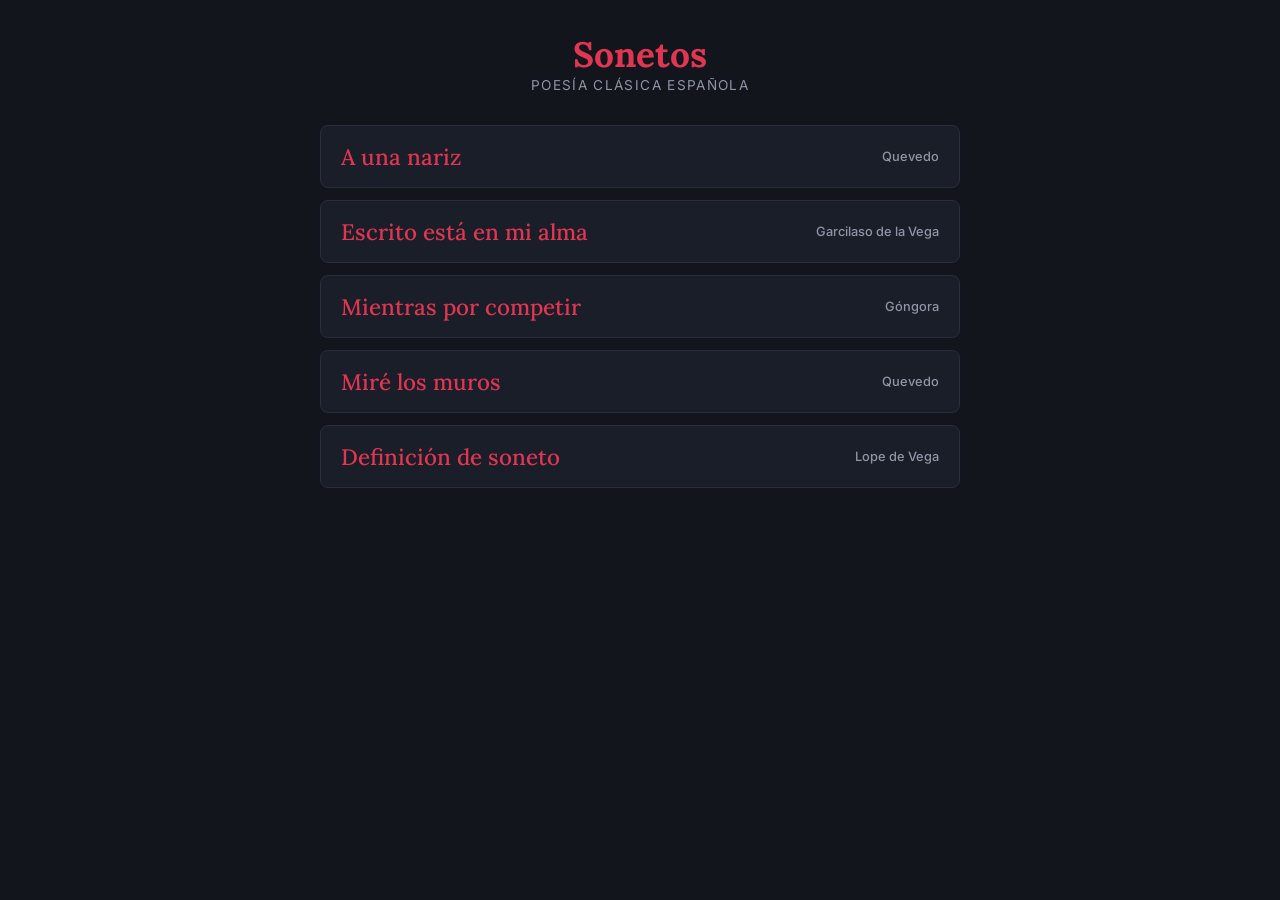
<file: IPOsonetos/index.html>
<!DOCTYPE html>
<html lang="es">
<head>
  <meta charset="UTF-8">
  <meta name="viewport" content="width=device-width, initial-scale=1.0">
  <title>Sonetos — Poesía Clásica</title>
  <!-- Exactamente 2 tipos de letra: Lora (Poesía) e Inter (UI) -->
  <link rel="preconnect" href="https://fonts.googleapis.com">
  <link rel="preconnect" href="https://fonts.gstatic.com" crossorigin>
  <link href="https://fonts.googleapis.com/css2?family=Inter:wght@400;500;600&family=Lora:ital,wght@0,400;0,600;1,400&display=swap" rel="stylesheet">
  <link rel="stylesheet" href="css/spatial.css">
  <link rel="stylesheet" href="css/chromatic.css">
  <link rel="stylesheet" href="css/typographic.css">
  <script type="module" src="js/controller.js"></script>
</head>
<body>
  <header class="app-header">
    <h1>Sonetos</h1>
    <p>Poesía clásica española</p>
  </header>

  <main class="app-main">
    <!-- Vista Galería -->
    <section id="gallery" class="view">
      <ul class="gallery-list"></ul>
    </section>

    <!-- Vista Lector -->
    <section id="reader" class="view hidden">
      <nav class="toolbar">
        <button id="btn-back">← Volver</button>
        <div class="font-sizer">
          <button id="btn-dec" title="Disminuir letra">A-</button>
          <button id="btn-inc" title="Aumentar letra">A+</button>
        </div>
      </nav>
      <article class="sonnet-card"></article>
    </section>
  </main>
</body>
</html>
</file>
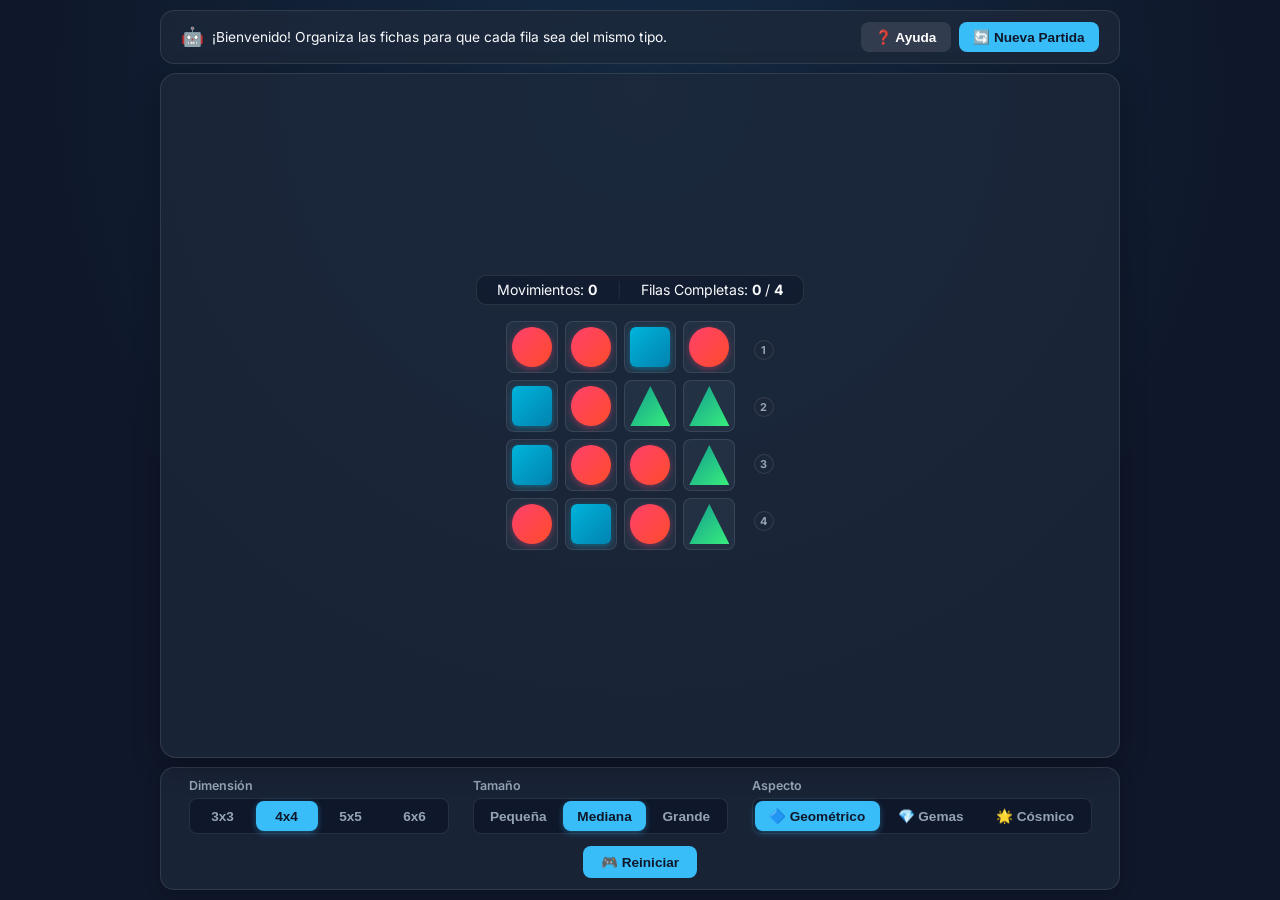
<file: IPOTablero/index.html>
<!DOCTYPE html>
<html lang="es" data-theme="geometric" data-piece-size="medium">
<head>
  <meta charset="UTF-8">
  <meta name="viewport" content="width=device-width, initial-scale=1.0">
  <title>Proyecto Tablero</title>
  <link rel="stylesheet" href="css/style.css">
  <script src="js/script.js" defer></script>
</head>
<body>

  <!-- Top Bar Unificada (Sin título, asistente integrado y acciones) -->
  <header class="app-header">
    <div class="assistant-content">
      <span class="assistant-icon">🤖</span>
      <span data-assistant="true">¡Bienvenido! Organiza las fichas para que cada fila sea del mismo tipo.</span>
    </div>
    <div class="header-actions">
      <button class="btn btn-secondary" data-action="help">❓ Ayuda</button>
      <button class="btn btn-accent" data-action="new-game">🔄 Nueva Partida</button>
    </div>
  </header>

  <!-- Escenario Principal Centrado (Sin Scroll) -->
  <main class="game-stage">

    <!-- Área del Tablero Central -->
    <section class="board-area">
      <!-- Estadísticas -->
      <div class="stats-bar">
        <div>Movimientos: <strong data-moves="true">0</strong></div>
        <div class="stats-divider">|</div>
        <div>Filas Completas: <strong data-solved="true">0</strong> / <strong data-total="true">4</strong></div>
      </div>

      <!-- Tablero con Indicadores Laterales -->
      <div class="board-wrapper">
        <div class="row-indicators" data-indicators="true"></div>
        <div class="board-grid" data-grid="true"></div>
      </div>
    </section>

    <!-- Panel de Configuración Horizontal y Limpio (Sin solapamientos) -->
    <section class="controls-panel">
      <!-- Dimensión N -->
      <div class="control-field control-dimension">
        <span class="control-label">Dimensión</span>
        <div class="segmented-control">
          <button class="btn btn-segmented" data-control="grid-size" data-size="3">3x3</button>
          <button class="btn btn-segmented active" data-control="grid-size" data-size="4">4x4</button>
          <button class="btn btn-segmented" data-control="grid-size" data-size="5">5x5</button>
          <button class="btn btn-segmented" data-control="grid-size" data-size="6">6x6</button>
        </div>
      </div>

      <!-- Tamaño de Fichas -->
      <div class="control-field control-size">
        <span class="control-label">Tamaño</span>
        <div class="segmented-control">
          <button class="btn btn-segmented" data-control="piece-size" data-size="small">Pequeña</button>
          <button class="btn btn-segmented active" data-control="piece-size" data-size="medium">Mediana</button>
          <button class="btn btn-segmented" data-control="piece-size" data-size="large">Grande</button>
        </div>
      </div>

      <!-- Aspecto y Color -->
      <div class="control-field control-theme">
        <span class="control-label">Aspecto</span>
        <div class="segmented-control">
          <button class="btn btn-segmented active" data-control="theme" data-theme="geometric">🔷 Geométrico</button>
          <button class="btn btn-segmented" data-control="theme" data-theme="jewels">💎 Gemas</button>
          <button class="btn btn-segmented" data-control="theme" data-theme="cosmic">🌟 Cósmico</button>
        </div>
      </div>

      <!-- Reiniciar -->
      <div class="control-field control-btn-wrap">
        <button class="btn btn-accent btn-reset" data-action="new-game">🎮 Reiniciar</button>
      </div>
    </section>

  </main>

  <!-- Modal de Ayuda -->
  <div class="modal-overlay" data-modal="help">
    <div class="modal-card">
      <h3 style="margin-bottom: 0.8rem;">📖 Mecánica del Juego</h3>
      <p style="font-size: 0.9rem; line-height: 1.5; color: var(--text-muted); margin-bottom: 1.25rem;">
        - <strong>Movimiento:</strong> Arrastra y suelta (Drag & Drop) fichas entre dos celdas para intercambiarlas.<br>
        - <strong>Objetivo:</strong> Consigue que todas las fichas de cada fila sean exactamente del mismo tipo.<br>
        - <strong>Personalización:</strong> Cambia la dimensión N (N≥3), tamaño y aspecto desde el panel inferior.
      </p>
      <button class="btn btn-accent" data-action="close-help">Entendido</button>
    </div>
  </div>

  <!-- Modal de Victoria -->
  <div class="modal-overlay" data-modal="win">
    <div class="modal-card" style="text-align: center;">
      <h2 style="font-size: 1.6rem; margin-bottom: 0.5rem;">🎉 ¡Victoria!</h2>
      <p style="color: var(--text-muted); margin-bottom: 1.25rem;">Has completado el tablero en <strong data-win-moves="true" style="color: var(--accent);">0</strong> movimientos.</p>
      <button class="btn btn-accent" data-action="new-game">🎮 Jugar Otra Vez</button>
    </div>
  </div>

</body>
</html>
</file>
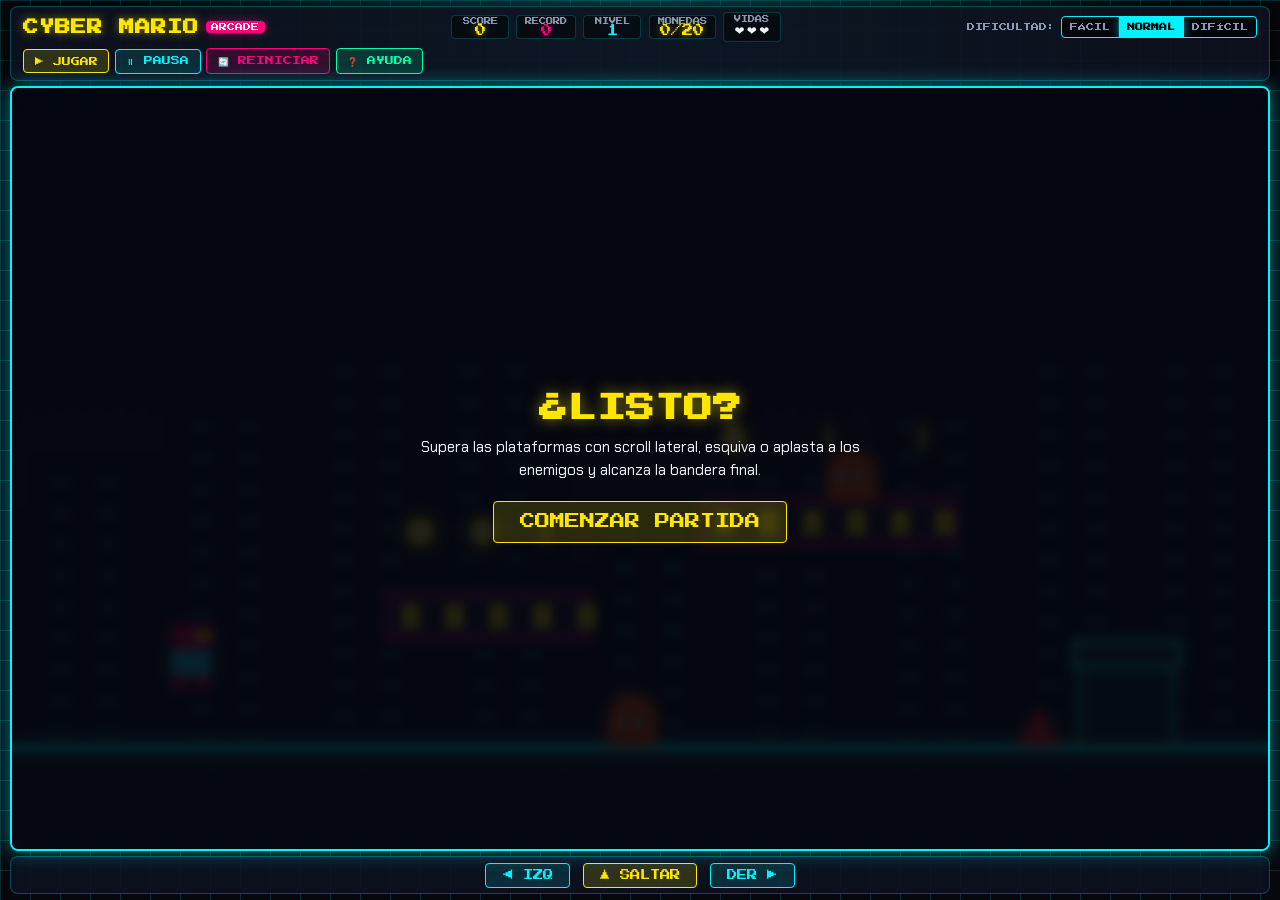
<file: IPOarcade/ARCADEIPO/index.html>
<!DOCTYPE html>
<html lang="es">
<head>
  <meta charset="UTF-8">
  <meta name="viewport" content="width=device-width, initial-scale=1.0, maximum-scale=1.0, user-scalable=no">
  <title>CYBER MARIO // Retro Arcade Platformer</title>
  
  <!-- Tipografías de Google Fonts: Press Start 2P y Chakra Petch -->
  <link rel="preconnect" href="https://fonts.googleapis.com">
  <link rel="preconnect" href="https://fonts.gstatic.com" crossorigin>
  <link href="https://fonts.googleapis.com/css2?family=Chakra+Petch:wght@500;700&family=Press+Start+2P&display=swap" rel="stylesheet">
  
  <!-- Hoja de Estilos -->
  <link rel="stylesheet" href="css/style.css">
</head>
<body>

  <div class="arcade-app">
    <!-- Barra Superior / HUD Compacto -->
    <header class="arcade-hud">
      <div class="hud-brand">
        <h1 class="logo-title">CYBER MARIO</h1>
        <span class="logo-tag">ARCADE</span>
      </div>

      <!-- Métricas del Juego en Línea -->
      <div class="hud-stats">
        <div class="stat-pill">
          <span class="stat-title">SCORE</span>
          <span id="currentScore" class="stat-num score-yellow">0</span>
        </div>
        <div class="stat-pill">
          <span class="stat-title">RECORD</span>
          <span id="highScore" class="stat-num score-pink">0</span>
        </div>
        <div class="stat-pill">
          <span class="stat-title">NIVEL</span>
          <span id="currentLevel" class="stat-num">1</span>
        </div>
        <div class="stat-pill">
          <span class="stat-title">MONEDAS</span>
          <span id="coinsLeft" class="stat-num score-yellow">0</span>
        </div>
        <div class="stat-pill">
          <span class="stat-title">VIDAS</span>
          <div id="livesContainer" class="lives-box"></div>
        </div>
      </div>

      <!-- Selector de Dificultad Mediante Botones Segmentados (Sin Desplegables) -->
      <div class="difficulty-group">
        <span class="difficulty-title">DIFICULTAD:</span>
        <div class="segmented-control" id="difficultySelector">
          <button type="button" class="seg-btn" data-val="easy">FÁCIL</button>
          <button type="button" class="seg-btn active" data-val="normal">NORMAL</button>
          <button type="button" class="seg-btn" data-val="hard">DIFÍCIL</button>
        </div>
      </div>

      <!-- Acciones de Cabecera -->
      <div class="hud-actions">
        <button id="btnStart" class="btn btn-primary">▶ JUGAR</button>
        <button id="btnPause" class="btn">⏸ PAUSA</button>
        <button id="btnReset" class="btn btn-danger">🔄 REINICIAR</button>
        <button id="btnHelp" class="btn btn-info">❓ AYUDA</button>
      </div>
    </header>

    <!-- Escenario Principal del Canvas a Pantalla Completa sin Scroll -->
    <main class="arcade-stage">
      <div class="canvas-box">
        <canvas id="gameCanvas" width="800" height="480"></canvas>

        <!-- Overlay de Inicio -->
        <div id="startOverlay" class="modal-overlay">
          <h2 class="modal-title">¿LISTO?</h2>
          <p class="modal-text">Supera las plataformas con scroll lateral, esquiva o aplasta a los enemigos y alcanza la bandera final.</p>
          <button id="btnOverlayPlay" class="btn btn-primary btn-overlay-start">COMENZAR PARTIDA</button>
        </div>

        <!-- Overlay de Pausa -->
        <div id="pauseOverlay" class="modal-overlay hidden">
          <h2 class="modal-title">EN PAUSA</h2>
          <p class="modal-text">Juego pausado. Pulsa 'P' o el botón para continuar la partida.</p>
          <button id="btnOverlayResume" class="btn btn-primary">REANUDAR</button>
        </div>

        <!-- Overlay de Game Over -->
        <div id="gameOverOverlay" class="modal-overlay hidden">
          <h2 class="modal-title game-over">GAME OVER</h2>
          <p class="modal-text">Has caído en combate.<br>Puntuación Final: <span id="finalScore" class="final-score-text">0</span></p>
          <button id="btnOverlayRestart" class="btn btn-danger">JUGAR DE NUEVO</button>
        </div>

        <!-- Overlay de Victoria -->
        <div id="victoryOverlay" class="modal-overlay hidden">
          <h2 class="modal-title victory">¡NIVEL COMPLETADO!</h2>
          <p class="modal-text">¡Bandera alcanzada con éxito! Has superado el circuito de plataformas.</p>
          <button id="btnOverlayNextLevel" class="btn btn-primary">SIGUIENTE NIVEL</button>
        </div>
      </div>

      <!-- Barra Inferior de Controles Interactivos -->
      <footer class="arcade-controls-bar">
        <div class="touch-bar">
          <button type="button" class="touch-btn" data-act="LEFT">◀ IZQ</button>
          <button type="button" class="touch-btn touch-btn-jump" data-act="JUMP">▲ SALTAR</button>
          <button type="button" class="touch-btn" data-act="RIGHT">DER ▶</button>
        </div>
      </footer>
    </main>
  </div>

  <!-- Modal de Ayuda (Pop-up Flotante) -->
  <div id="helpModal" class="dialog-modal hidden">
    <div class="dialog-box">
      <h2>REGLAS DEL JUEGO <button id="btnCloseHelp" class="btn btn-danger btn-close-modal">✕</button></h2>
      <div class="dialog-content">
        <div class="rule-pill">
          <span class="rule-key">DESPLAZAMIENTO</span>
          <span>Usa A-D o las Flechas para moverte con aceleración e inercia.</span>
        </div>
        <div class="rule-pill">
          <span class="rule-key">SALTO</span>
          <span>Barra Espaciadora o W para saltar plataformas y abismos.</span>
        </div>
        <div class="rule-pill">
          <span class="rule-key">GOOMBAS (ENEMIGOS)</span>
          <span>Salta sobre su cabeza para aplastarlos (+200 pts). Si te tocan de lado pierdes una vida.</span>
        </div>
        <div class="rule-pill">
          <span class="rule-key">ESPINAS Y PRECIPICIOS</span>
          <span>Esquiva las espinas rojas y calcula bien los saltos para no caer al vacío.</span>
        </div>
        <div class="rule-pill">
          <span class="rule-key">MONEDAS Y BANDERA</span>
          <span>Recoge las monedas (+100 pts) y llega hasta el mástil con la bandera (+1000 pts) para ganar.</span>
        </div>
      </div>
    </div>
  </div>

  <!-- Módulo Principal -->
  <script type="module" src="js/app.js"></script>
</body>
</html>
</file>
<file: IPOsonetos/css/spatial.css>
*, *::before, *::after { box-sizing: border-box; margin: 0; padding: 0; }
body { min-height: 100vh; display: flex; flex-direction: column; }

.app-header { text-align: center; padding: 2rem 1rem 1rem; }
.app-main { flex: 1; width: 100%; max-width: 42rem; margin: 0 auto; padding: 1rem; }

.hidden { display: none !important; }

.gallery-list { list-style: none; display: flex; flex-direction: column; gap: 0.75rem; }
.gallery-btn {
  width: 100%; display: flex; justify-content: space-between; align-items: center;
  padding: 1rem 1.25rem; border-radius: 8px; cursor: pointer; text-align: left;
}

.toolbar { display: flex; justify-content: space-between; margin-bottom: 1rem; }
button { padding: 0.4rem 0.8rem; border-radius: 6px; cursor: pointer; }
.font-sizer { display: flex; gap: 0.25rem; }

.sonnet-card { padding: 2rem; border-radius: 12px; text-align: center; }
.sonnet-author { margin-bottom: 1.5rem; }

.sonnet-stanzas { display: flex; flex-direction: column; gap: 1.5rem; text-align: left; }
.stanza { padding: 0.5rem 0.75rem; border-radius: 4px; cursor: pointer; transition: all 0.2s; }
.stanza-badge { display: inline-block; padding: 0.1rem 0.4rem; border-radius: 4px; margin-bottom: 0.4rem; }

.verse { display: flex; gap: 0.75rem; align-items: baseline; }
.verse-num { min-width: 1rem; opacity: 0.5; }
</file>
<file: IPOsonetos/css/chromatic.css>
:root {
  --bg: #12151c;
  --surface: #1a1e29;
  --border: #282e3d;
  --text: #f0e6e8;
  --muted: #8e95a5;
  --accent: #e03652;
  --accent-bg: rgba(224, 54, 82, 0.12);
}

body { background: var(--bg); color: var(--text); }
.app-header h1, .sonnet-title, .gallery-title { color: var(--accent); }
.app-header p, .gallery-author, .sonnet-author, .verse-num { color: var(--muted); }

.gallery-btn, .sonnet-card, #btn-back, .font-sizer button {
  background: var(--surface);
  border: 1px solid var(--border);
  color: var(--text);
  transition: all 0.2s ease;
}

.gallery-btn:hover, #btn-back:hover, .font-sizer button:hover {
  border-color: var(--accent);
}

.stanza.is-focused {
  border-left: 3px solid var(--accent);
  background: var(--accent-bg);
}

.stanza-badge {
  color: var(--accent);
  background: rgba(224, 54, 82, 0.1);
}
</file>
<file: IPOsonetos/css/typographic.css>
/* 2 tipos de letra : Lora e Inter*/
:root {
  --ff-poetry: 'Lora', sans-serif;
  --ff-ui: 'Inter', sans-serif;
  --scale: 1;
}

body { font-family: var(--ff-ui); }

.app-header h1 { font-family: var(--ff-poetry); font-size: 2.2rem; }
.app-header p { font-size: 0.85rem; text-transform: uppercase; letter-spacing: 0.1em; }

.gallery-title, .sonnet-title { font-family: var(--ff-poetry); font-size: 1.4rem; }
.sonnet-author { font-family: var(--ff-poetry); font-style: italic; }

.verse {
  font-family: var(--ff-poetry);
  font-size: calc(1.15rem * var(--scale));
  line-height: 1.8;
}

.stanza-badge, button { font-family: var(--ff-ui); font-size: 0.8rem; font-weight: 500; }
.verse-num { font-family: var(--ff-ui); font-size: 0.75rem; }
</file>
<file: IPOTablero/css/style.css>
/* style.css — Tablero MVC */
@import url('https://fonts.googleapis.com/css2?family=Inter:wght@400;500;600;700&display=swap');

/* ── Variables globales ─────────────────────────────────── */
:root {
  --font: 'Inter', system-ui, sans-serif;
  --bg-dark:  #0f172a;
  --bg-panel: rgba(30,41,59,0.75);
  --bg-cell:  rgba(51,65,85,0.4);
  --text:     #f8fafc;
  --muted:    #94a3b8;
  --accent:   #38bdf8;
  --border:   rgba(255,255,255,0.1);
  --N: 4;
  --gap: 6px;
  --max-cell: 52px;
  --cell: clamp(22px, min(var(--max-cell), calc((100vh - 260px) / var(--N))), 64px);
  --c0: linear-gradient(135deg,#ff416c,#ff4b2b);
  --c1: linear-gradient(135deg,#00b4db,#0083b0);
  --c2: linear-gradient(135deg,#11998e,#38ef7d);
}
[data-piece-size="small"]  { --max-cell: 36px; --gap: 5px; }
[data-piece-size="medium"] { --max-cell: 52px; --gap: 7px; }
[data-piece-size="large"]  { --max-cell: 62px; --gap: 8px; }

/* ── Reset ──────────────────────────────────────────────── */
*,*::before,*::after { box-sizing:border-box; margin:0; padding:0; }
html,body { height:100vh; max-height:100vh; overflow:hidden; }
body {
  font-family: var(--font);
  background: var(--bg-dark) radial-gradient(circle at 50% 10%,rgba(56,189,248,.12),transparent 60%);
  color: var(--text);
  display: flex;
  flex-direction: column;
  align-items: center;
  justify-content: space-between;
  padding: 0.65rem 1rem;
}

/* ── Header ─────────────────────────────────────────────── */
.app-header {
  width:100%; max-width:960px;
  display:flex; justify-content:space-between; align-items:center;
  background:var(--bg-panel); backdrop-filter:blur(12px);
  border:1px solid var(--border); border-radius:14px;
  padding:.65rem 1.25rem; margin-bottom:.6rem;
  flex-shrink:0; gap:1rem;
}
.assistant-content {
  display:flex; align-items:center; gap:.5rem;
  font-size:.86rem; overflow:hidden; white-space:nowrap; text-overflow:ellipsis;
}
.assistant-icon { font-size:1.15rem; flex-shrink:0; }
.header-actions { display:flex; gap:.5rem; flex-shrink:0; }

/* ── Escenario principal ────────────────────────────────── */
.game-stage {
  width:100%; max-width:960px;
  flex:1; min-height:0;
  display:flex; flex-direction:column;
  align-items:center; justify-content:center;
  gap:.6rem;
}

/* ── Área del tablero ───────────────────────────────────── */
.board-area {
  width:100%; flex:1; min-height:0;
  background:var(--bg-panel); border:1px solid var(--border);
  border-radius:16px; padding:.6rem 1.25rem;
  display:flex; flex-direction:column;
  align-items:center; justify-content:center;
  gap:.6rem; position:relative;
  box-shadow:0 8px 28px rgba(0,0,0,.25); overflow:hidden;
}

/* ── Stats bar: horizontal (N≤4) ────────────────────────── */
.stats-bar {
  display:flex; align-items:center; gap:1.25rem;
  font-size:.88rem;
  background:rgba(15,23,42,.6);
  padding:.35rem 1.2rem;
  border-radius:10px; border:1px solid var(--border);
  flex-shrink:0;
}
.stats-divider { color:var(--border); font-weight:300; }

/* ── Stats bar: lateral (N≥5) — clase añadida por JS ────── */
.board-area--wide {
  flex-direction:row;
  justify-content:center;
  align-items:center;
  gap:1rem;
}
.board-area--wide .stats-bar {
  flex-direction:column;
  gap:.6rem;
  padding:.8rem .7rem;
  font-size:.8rem;
  text-align:center;
  align-self:center;
}
.board-area--wide .stats-divider { display:none; }

/* ── Board wrapper + grid ───────────────────────────────── */
.board-wrapper {
  position:relative; display:flex;
  align-items:center; justify-content:center;
  padding:.4rem 2.8rem .4rem .4rem; max-width:100%;
}
.board-grid {
  display:grid;
  grid-template-columns:repeat(var(--N),var(--cell));
  grid-template-rows:repeat(var(--N),var(--cell));
  gap:var(--gap); user-select:none;
}
.board-cell {
  width:var(--cell); height:var(--cell);
  background:var(--bg-cell); border:1px solid var(--border);
  border-radius:8px; display:flex;
  align-items:center; justify-content:center;
  transition:background .15s,border-color .15s;
}
.board-cell.drag-over { background:rgba(56,189,248,.3)!important; border:2px dashed var(--accent)!important; }
.board-cell.selected  { border:2px solid #f59e0b!important; box-shadow:0 0 8px rgba(245,158,11,.5); }

/* ── Fichas ─────────────────────────────────────────────── */
.piece {
  width:80%; height:80%; cursor:grab;
  transition:transform .15s;
  display:flex; align-items:center; justify-content:center;
  font-weight:700; font-size:calc(var(--cell)*.35);
  color:#fff; z-index:2;
}
.piece:active  { cursor:grabbing; }
.piece.dragging { opacity:.3; }

/* Geométrico */
.piece[data-type="0"] { background:var(--c0); border-radius:50%; box-shadow:0 2px 6px rgba(255,65,108,.4); }
.piece[data-type="1"] { background:var(--c1); border-radius:6px; box-shadow:0 2px 6px rgba(0,180,219,.4); }
.piece[data-type="2"] { background:var(--c2); clip-path:polygon(50% 0%,0% 100%,100% 100%); box-shadow:0 2px 6px rgba(56,239,125,.4); }

/* Gemas */
[data-theme="jewels"] .piece[data-type="0"] { clip-path:polygon(50% 0%,100% 50%,50% 100%,0% 50%); border-radius:0; }
[data-theme="jewels"] .piece[data-type="1"] { clip-path:polygon(25% 0%,75% 0%,100% 50%,75% 100%,25% 100%,0% 50%); border-radius:0; }
[data-theme="jewels"] .piece[data-type="2"] { border-radius:50%; clip-path:none; }

/* Cósmico */
[data-theme="cosmic"] .piece[data-type="0"] { clip-path:polygon(50% 0%,61% 35%,98% 35%,68% 57%,79% 91%,50% 70%,21% 91%,32% 57%,2% 35%,39% 35%); border-radius:0; }
[data-theme="cosmic"] .piece[data-type="1"] {
  background:linear-gradient(135deg,#ffe259,#ffa751);
  box-shadow:0 2px 8px rgba(255,200,50,.55);
  clip-path:polygon(50% 0%,56% 18%,68% 5%,65% 24%,82% 18%,72% 34%,91% 35%,76% 47%,91% 56%,74% 60%,82% 76%,65% 71%,68% 90%,55% 78%,50% 97%,45% 78%,32% 90%,35% 71%,18% 76%,26% 60%,9% 56%,24% 47%,9% 35%,28% 34%,18% 18%,35% 24%,32% 5%,44% 18%);
  border-radius:0;
}
[data-theme="cosmic"] .piece[data-type="2"] {
  background:linear-gradient(135deg,#e8eaf6,#90caf9);
  box-shadow:0 2px 8px rgba(144,202,249,.55);
  clip-path:none; border-radius:50%;
}

/* ── Indicadores de fila ────────────────────────────────── */
.row-indicators {
  position:absolute; right:.4rem; top:.4rem; bottom:.4rem;
  display:flex; flex-direction:column; justify-content:space-around;
  pointer-events:none;
}
.row-badge {
  width:20px; height:20px; border-radius:50%;
  background:rgba(30,41,59,.95); border:1px solid var(--border);
  display:flex; align-items:center; justify-content:center;
  font-size:.68rem; font-weight:700; color:var(--muted);
}
.row-badge.complete { background:#10b981; color:#fff; border-color:#34d399; box-shadow:0 0 8px rgba(16,185,129,.6); }
.row-badge.complete::after { content:'✓'; }

/* ── Panel de controles ─────────────────────────────────── */
.controls-panel {
  width:100%; background:var(--bg-panel);
  border:1px solid var(--border); border-radius:14px;
  padding:.65rem 1.25rem;
  display:flex; flex-wrap:wrap; align-items:center; justify-content:center;
  gap:.75rem 1.5rem;
  box-shadow:0 4px 16px rgba(0,0,0,.2); flex-shrink:0;
}
.control-field    { display:flex; flex-direction:column; gap:.25rem; flex:0 1 auto; }
.control-dimension { min-width:210px; max-width:260px; flex:1 1 auto; }
.control-size      { min-width:210px; }
.control-theme     { min-width:240px; max-width:340px; flex:1 1 auto; }
.control-label {
  font-size:.78rem; font-weight:600; color:var(--muted);
  display:flex; justify-content:space-between; line-height:1.2;
}
.control-value { color:var(--accent); font-weight:700; }

/* ── Control segmentado ─────────────────────────────────── */
.segmented-control {
  display:flex; background:#0f172a;
  border:1px solid var(--border); border-radius:8px;
  padding:2px; gap:2px; width:100%;
}
.btn-segmented {
  flex:1; padding:.35rem .5rem; border:none; border-radius:6px;
  font-size:.78rem; font-weight:600; cursor:pointer;
  background:transparent; color:var(--muted);
  transition:all .2s; white-space:nowrap; text-align:center;
}
.btn-segmented:hover  { color:var(--text); }
.btn-segmented.active { background:var(--accent); color:#0f172a; box-shadow:0 2px 6px rgba(56,189,248,.35); }

/* ── Botones generales ──────────────────────────────────── */
.btn {
  padding:.45rem .9rem; border:none; border-radius:8px;
  font-weight:600; font-size:.85rem; cursor:pointer;
  transition:transform .15s,opacity .15s;
  display:inline-flex; align-items:center; justify-content:center; gap:.4rem;
}
.btn:hover      { transform:translateY(-1px); opacity:.95; }
.btn-accent     { background:var(--accent); color:#0f172a; }
.btn-secondary  { background:rgba(255,255,255,.1); color:#fff; }
.btn-reset      { padding:.5rem 1.1rem; }

/* ── Modales ────────────────────────────────────────────── */
.modal-overlay {
  position:fixed; inset:0;
  background:rgba(15,23,42,.8); backdrop-filter:blur(6px);
  display:flex; align-items:center; justify-content:center;
  z-index:1000; opacity:0; pointer-events:none; transition:opacity .2s;
}
.modal-overlay.active { opacity:1; pointer-events:auto; }
.modal-card {
  background:#1e293b; border:1px solid var(--border); border-radius:16px;
  padding:1.5rem; max-width:460px; width:90%;
  color:var(--text); box-shadow:0 10px 25px rgba(0,0,0,.5);
}
</file>
<file: IPOarcade/ARCADEIPO/css/style.css>
/* ==========================================================================
   SISTEMA DE DISEÑO RESPONSIVE "ZERO-SCROLL" (100vh / 100vw)
   - Máxima visibilidad y escala para el juego (Canvas flexible al 100%)
   - Variables CSS declaradas al inicio para TODOS los colores y efectos
   - Sin barras de desplazamiento ni selectores desplegables
   ========================================================================== */
:root {
  /* Fondos y superficies */
  --bg-space: #07080d;
  --bg-canvas-box: #05060a;
  --bg-panel: rgba(14, 18, 32, 0.9);
  --bg-black-trans: rgba(0, 0, 0, 0.6);
  --bg-black-trans-card: rgba(0, 0, 0, 0.45);
  --bg-overlay: rgba(5, 7, 15, 0.88);
  --bg-modal-backdrop: rgba(0, 0, 0, 0.85);

  /* Gradientes de cielo y parallax del Canvas */
  --sky-gradient-start: #060814;
  --sky-gradient-mid: #0c1328;
  --sky-gradient-end: #1a1033;
  --building-silhouette: #080d1d;
  --building-window: rgba(0, 243, 255, 0.15);
  --horizon-line: rgba(255, 0, 127, 0.25);

  /* Elementos del escenario del Canvas */
  --platform-ground: #0d1527;
  --platform-ground-grid: rgba(0, 243, 255, 0.1);
  --pipe-body: #0f2b38;
  --pipe-cap: #164052;
  --pipe-glow: rgba(0, 255, 170, 0.5);
  --block-body: #221535;

  /* Entidades y efectos del Canvas */
  --enemy-goomba: #ff5500;
  --enemy-goomba-dead: #662200;
  --enemy-goomba-glow: rgba(255, 85, 0, 0.8);
  --player-suit: #00f3ff;
  --player-suit-glow: rgba(0, 243, 255, 0.8);
  --player-helmet: #ff0055;
  --player-helmet-glow: rgba(255, 0, 85, 0.8);
  --flag-banner: #00ff66;
  --flag-banner-glow: rgba(0, 255, 102, 0.8);

  /* Efecto CRT Scanlines y gradientes */
  --crt-scanline-top: rgba(18, 16, 16, 0);
  --crt-scanline-bottom: rgba(0, 0, 0, 0.25);
  --crt-scanlines: linear-gradient(var(--crt-scanline-top) 50%, var(--crt-scanline-bottom) 50%);

  /* Bordes */
  --border-cyan: rgba(0, 243, 255, 0.25);
  --border-cyan-dim: rgba(0, 243, 255, 0.15);
  --border-cyan-subtle: rgba(0, 243, 255, 0.2);

  /* Paleta cromática Cyberpunk Neón */
  --neon-cyan: #00f3ff;
  --neon-cyan-trans: rgba(0, 243, 255, 0.12);
  --neon-cyan-trans-hover: rgba(0, 243, 255, 0.25);
  --neon-cyan-glow: rgba(0, 243, 255, 0.5);
  --neon-cyan-border-glow: rgba(0, 243, 255, 0.6);

  --neon-yellow: #ffe600;
  --neon-yellow-trans: rgba(255, 230, 0, 0.15);
  --neon-yellow-trans-hover: rgba(255, 230, 0, 0.28);
  --neon-yellow-glow: rgba(255, 230, 0, 0.5);
  --neon-yellow-strong-glow: rgba(255, 230, 0, 0.8);

  --neon-pink: #ff007f;
  --neon-pink-trans: rgba(255, 0, 127, 0.15);
  --neon-pink-trans-hover: rgba(255, 0, 127, 0.3);
  --neon-pink-glow: rgba(255, 0, 127, 0.5);
  --neon-pink-block-glow: rgba(255, 0, 127, 0.7);

  --neon-red: #ff2a2a;
  --neon-red-glow: rgba(255, 42, 42, 0.8);
  --neon-red-spike-glow: rgba(255, 42, 42, 0.7);

  --neon-green: #00ffaa;
  --neon-green-trans: rgba(0, 255, 170, 0.15);
  --neon-green-trans-hover: rgba(0, 255, 170, 0.3);
  --neon-green-glow: rgba(0, 255, 170, 0.6);

  /* Textos y neutros */
  --text-main: #f0f4ff;
  --text-muted: #8b9bb4;
  --color-pure-black: #000000;
  --color-pure-white: #ffffff;
  --color-transparent: transparent;

  /* Tipografías */
  --font-arcade: 'Press Start 2P', monospace, cursive;
  --font-ui: 'Chakra Petch', system-ui, sans-serif;

  /* Radios */
  --radius-sm: 4px;
  --radius-md: 8px;
}

*, *::before, *::after {
  box-sizing: border-box;
  margin: 0;
  padding: 0;
}

/* Evitar cualquier scroll horizontal o vertical en la ventana */
html, body {
  width: 100%;
  height: 100%;
  overflow: hidden;
  background-color: var(--bg-space);
  color: var(--text-main);
  font-family: var(--font-ui);
  user-select: none;
}

/* Contenedor principal ajustado al 100vh exacto */
.arcade-app {
  width: 100%;
  height: 100vh;
  display: flex;
  flex-direction: column;
  padding: 0.35rem 0.6rem;
  gap: 0.35rem;
  background-image: 
    radial-gradient(circle at 50% 5%, var(--border-cyan) 0%, var(--color-transparent) 50%),
    linear-gradient(var(--border-cyan-dim) 1px, var(--color-transparent) 1px),
    linear-gradient(90deg, var(--border-cyan-dim) 1px, var(--color-transparent) 1px);
  background-size: 100% 100%, 30px 30px, 30px 30px;
}

/* ==========================================================================
   HUD SUPERIOR COMPACTO EN LÍNEA
   ========================================================================== */
.arcade-hud {
  display: flex;
  align-items: center;
  justify-content: space-between;
  flex-wrap: wrap;
  gap: 0.4rem 0.8rem;
  background: var(--bg-panel);
  border: 1px solid var(--border-cyan);
  border-radius: var(--radius-md);
  padding: 0.35rem 0.8rem;
  box-shadow: 0 4px 15px var(--color-pure-black);
}

.hud-brand {
  display: flex;
  align-items: center;
  gap: 0.4rem;
}

.logo-title {
  font-family: var(--font-arcade);
  font-size: clamp(0.75rem, 1.2vw, 1rem);
  color: var(--neon-yellow);
  text-shadow: 0 0 10px var(--neon-yellow-glow);
  letter-spacing: 1px;
}

.logo-tag {
  font-family: var(--font-arcade);
  font-size: 0.5rem;
  background: var(--neon-pink);
  color: var(--color-pure-white);
  padding: 0.15rem 0.35rem;
  border-radius: var(--radius-sm);
  box-shadow: 0 0 8px var(--neon-pink-glow);
}

/* Métricas del HUD en cápsulas */
.hud-stats {
  display: flex;
  align-items: center;
  gap: 0.45rem;
  flex-wrap: wrap;
}

.stat-pill {
  display: flex;
  flex-direction: column;
  align-items: center;
  background: var(--bg-black-trans-card);
  border: 1px solid var(--border-cyan-subtle);
  padding: 0.15rem 0.5rem;
  border-radius: var(--radius-sm);
  min-width: 58px;
}

.stat-title {
  font-family: var(--font-arcade);
  font-size: 0.45rem;
  color: var(--text-muted);
}

.stat-num {
  font-family: var(--font-arcade);
  font-size: 0.7rem;
  color: var(--neon-cyan);
}

.score-yellow {
  color: var(--neon-yellow);
  text-shadow: 0 0 6px var(--neon-yellow-glow);
}

.score-pink {
  color: var(--neon-pink);
  text-shadow: 0 0 6px var(--neon-pink-glow);
}

.lives-box {
  display: flex;
  gap: 0.15rem;
  font-size: 0.75rem;
}

/* Selector Segmentado de Dificultad */
.difficulty-group {
  display: flex;
  align-items: center;
  gap: 0.35rem;
}

.difficulty-title {
  font-family: var(--font-arcade);
  font-size: 0.5rem;
  color: var(--text-muted);
}

.segmented-control {
  display: inline-flex;
  background: var(--bg-black-trans);
  border: 1px solid var(--neon-cyan);
  border-radius: var(--radius-sm);
  overflow: hidden;
}

.seg-btn {
  background: var(--color-transparent);
  border: none;
  color: var(--text-muted);
  font-family: var(--font-arcade);
  font-size: 0.5rem;
  padding: 0.35rem 0.5rem;
  cursor: pointer;
  transition: all 0.2s ease;
}

.seg-btn:not(:last-child) {
  border-right: 1px solid var(--border-cyan-subtle);
}

.seg-btn.active {
  background: var(--neon-cyan);
  color: var(--color-pure-black);
  box-shadow: 0 0 10px var(--neon-cyan-glow);
  font-weight: bold;
}

/* Botones de acción del HUD */
.hud-actions {
  display: flex;
  align-items: center;
  gap: 0.35rem;
}

.btn {
  font-family: var(--font-arcade);
  font-size: 0.55rem;
  padding: 0.4rem 0.65rem;
  border: 1px solid var(--neon-cyan);
  background: var(--neon-cyan-trans);
  color: var(--neon-cyan);
  border-radius: var(--radius-sm);
  cursor: pointer;
  transition: all 0.2s ease;
}

.btn:hover {
  background: var(--neon-cyan);
  color: var(--color-pure-black);
  box-shadow: 0 0 12px var(--neon-cyan-glow);
}

.btn-primary {
  border-color: var(--neon-yellow);
  background: var(--neon-yellow-trans);
  color: var(--neon-yellow);
}
.btn-primary:hover {
  background: var(--neon-yellow);
  color: var(--color-pure-black);
  box-shadow: 0 0 12px var(--neon-yellow-glow);
}

.btn-danger {
  border-color: var(--neon-pink);
  background: var(--neon-pink-trans);
  color: var(--neon-pink);
}
.btn-danger:hover {
  background: var(--neon-pink);
  color: var(--color-pure-white);
  box-shadow: 0 0 12px var(--neon-pink-glow);
}

.btn-info {
  border-color: var(--neon-green);
  background: var(--neon-green-trans);
  color: var(--neon-green);
}
.btn-info:hover {
  background: var(--neon-green);
  color: var(--color-pure-black);
  box-shadow: 0 0 12px var(--neon-green-glow);
}

/* ==========================================================================
   ESCENARIO PRINCIPAL Y CANVAS RESPONSIVE (MAXIMIZADO)
   ========================================================================== */
.arcade-stage {
  flex: 1;
  display: flex;
  flex-direction: column;
  min-height: 0;
  gap: 0.35rem;
}

.canvas-box {
  position: relative;
  flex: 1;
  min-height: 0;
  display: flex;
  align-items: center;
  justify-content: center;
  background: var(--bg-canvas-box);
  border: 2px solid var(--neon-cyan);
  border-radius: var(--radius-md);
  box-shadow: 0 0 20px var(--neon-cyan-glow), inset 0 0 15px var(--border-cyan);
  overflow: hidden;
}

/* Canvas maximizado: ocupa todo el alto/ancho disponible sin rebasar */
#gameCanvas {
  width: 100%;
  height: 100%;
  max-width: 100%;
  max-height: 100%;
  aspect-ratio: 800 / 480;
  object-fit: contain;
  display: block;
  image-rendering: pixelated;
  image-rendering: crisp-edges;
}

/* Líneas CRT sutiles */
.canvas-box::after {
  content: " ";
  position: absolute;
  top: 0; left: 0; bottom: 0; right: 0;
  background: var(--crt-scanlines);
  background-size: 100% 4px;
  pointer-events: none;
  opacity: 0.4;
}

/* ==========================================================================
   BARRA INFERIOR DE CONTROLES
   ========================================================================== */
.arcade-controls-bar {
  display: flex;
  align-items: center;
  justify-content: center;
  background: var(--bg-panel);
  border: 1px solid var(--border-cyan);
  border-radius: var(--radius-md);
  padding: 0.35rem 0.6rem;
}

.touch-bar {
  display: flex;
  align-items: center;
  justify-content: center;
  gap: 0.8rem;
  width: 100%;
}

.touch-btn {
  background: var(--neon-cyan-trans);
  border: 1.5px solid var(--neon-cyan);
  color: var(--neon-cyan);
  font-family: var(--font-arcade);
  font-size: 0.65rem;
  padding: 0.4rem 1rem;
  border-radius: var(--radius-sm);
  cursor: pointer;
  user-select: none;
  touch-action: none;
  transition: all 0.15s ease;
  min-width: 85px;
}

.touch-btn:hover {
  background: var(--neon-cyan-trans-hover);
  box-shadow: 0 0 8px var(--neon-cyan-glow);
  transform: translateY(-1px);
}

.touch-btn:active, .touch-btn.pressed {
  background: var(--neon-cyan);
  color: var(--color-pure-black);
  transform: translateY(1px);
  box-shadow: 0 0 12px var(--neon-cyan-glow);
}

.touch-btn-jump {
  background: var(--neon-yellow-trans);
  border-color: var(--neon-yellow);
  color: var(--neon-yellow);
  min-width: 110px;
}

.touch-btn-jump:hover {
  background: var(--neon-yellow-trans-hover);
  box-shadow: 0 0 8px var(--neon-yellow-glow);
  transform: translateY(-1px);
}

.touch-btn-jump:active, .touch-btn-jump.pressed {
  background: var(--neon-yellow);
  color: var(--color-pure-black);
  transform: translateY(1px);
  box-shadow: 0 0 12px var(--neon-yellow-glow);
}

/* ==========================================================================
   OVERLAYS Y MODALES
   ========================================================================== */
.modal-overlay {
  position: absolute;
  top: 0; left: 0; width: 100%; height: 100%;
  background: var(--bg-overlay);
  backdrop-filter: blur(5px);
  display: flex;
  flex-direction: column;
  justify-content: center;
  align-items: center;
  text-align: center;
  padding: 1.5rem;
  z-index: 10;
}

.modal-overlay.hidden {
  display: none;
}

.modal-title {
  font-family: var(--font-arcade);
  font-size: clamp(1.2rem, 2.5vw, 1.8rem);
  color: var(--neon-yellow);
  text-shadow: 0 0 15px var(--neon-yellow-glow);
  margin-bottom: 0.8rem;
}

.modal-title.game-over {
  color: var(--neon-red);
  text-shadow: 0 0 15px var(--neon-red-glow);
}

.modal-title.victory {
  color: var(--neon-cyan);
  text-shadow: 0 0 15px var(--neon-cyan-glow);
}

.modal-text {
  font-size: 0.95rem;
  color: var(--text-main);
  max-width: 440px;
  line-height: 1.5;
  margin-bottom: 1.2rem;
}

.final-score-text {
  color: var(--neon-yellow);
  font-weight: bold;
}

.btn-overlay-start {
  font-size: 0.95rem;
  padding: 0.8rem 1.6rem;
}

/* Modal Emergente de Ayuda */
.dialog-modal {
  position: fixed;
  top: 0; left: 0; width: 100%; height: 100%;
  background: var(--bg-modal-backdrop);
  backdrop-filter: blur(6px);
  display: flex;
  justify-content: center;
  align-items: center;
  z-index: 100;
  padding: 1rem;
}

.dialog-modal.hidden {
  display: none;
}

.dialog-box {
  background: var(--bg-panel);
  border: 2px solid var(--neon-cyan);
  box-shadow: 0 0 25px var(--neon-cyan-glow);
  border-radius: var(--radius-md);
  max-width: 520px;
  width: 100%;
  padding: 1.4rem;
  display: flex;
  flex-direction: column;
  gap: 1rem;
}

.dialog-box h2 {
  font-family: var(--font-arcade);
  font-size: 0.95rem;
  color: var(--neon-yellow);
  display: flex;
  justify-content: space-between;
  align-items: center;
}

.btn-close-modal {
  padding: 0.3rem 0.6rem;
}

.dialog-content {
  display: flex;
  flex-direction: column;
  gap: 0.6rem;
}

.rule-pill {
  display: flex;
  align-items: center;
  gap: 0.6rem;
  background: var(--border-cyan-dim);
  padding: 0.5rem 0.7rem;
  border-radius: var(--radius-sm);
  border-left: 3px solid var(--neon-cyan);
  font-size: 0.85rem;
  line-height: 1.4;
}

.rule-key {
  font-family: var(--font-arcade);
  font-size: 0.55rem;
  background: var(--color-pure-black);
  color: var(--neon-yellow);
  padding: 0.25rem 0.4rem;
  border: 1px solid var(--neon-yellow);
  border-radius: 3px;
  white-space: nowrap;
}
</file>
